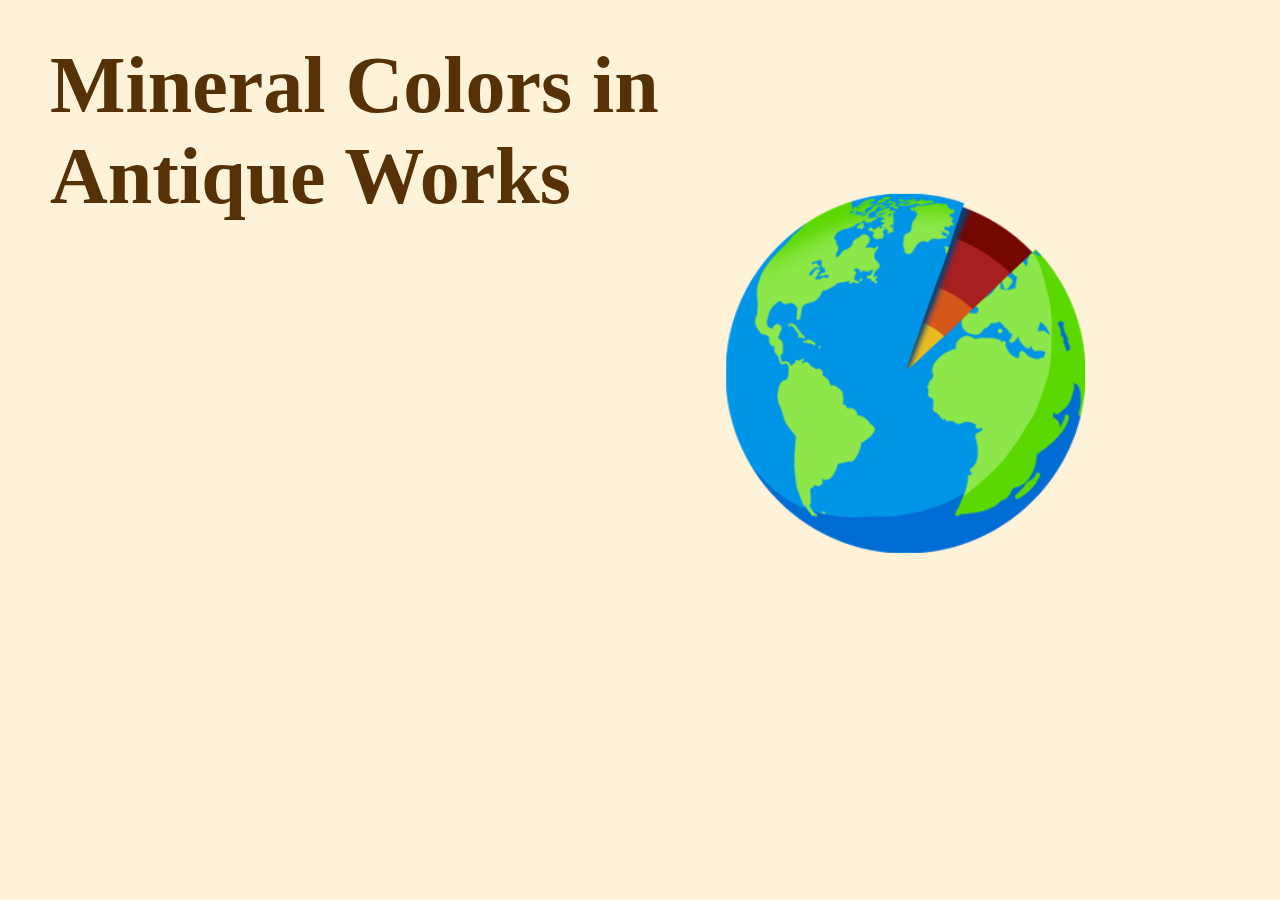
<file: index.html>
<!DOCTYPE html>
<html>
    <head>
        <link rel="stylesheet" href="style.css">
        <script src="https://ajax.googleapis.com/ajax/libs/jquery/3.7.1/jquery.min.js"></script>
    </head>
    <body>
        <p class="LandingTitle">Mineral Colors in Antique Works</p>
        <img class="pufferfish" src="images/earthCrust4.png">
        <script src="script.js"></script>
    </body>
</html>
</file>
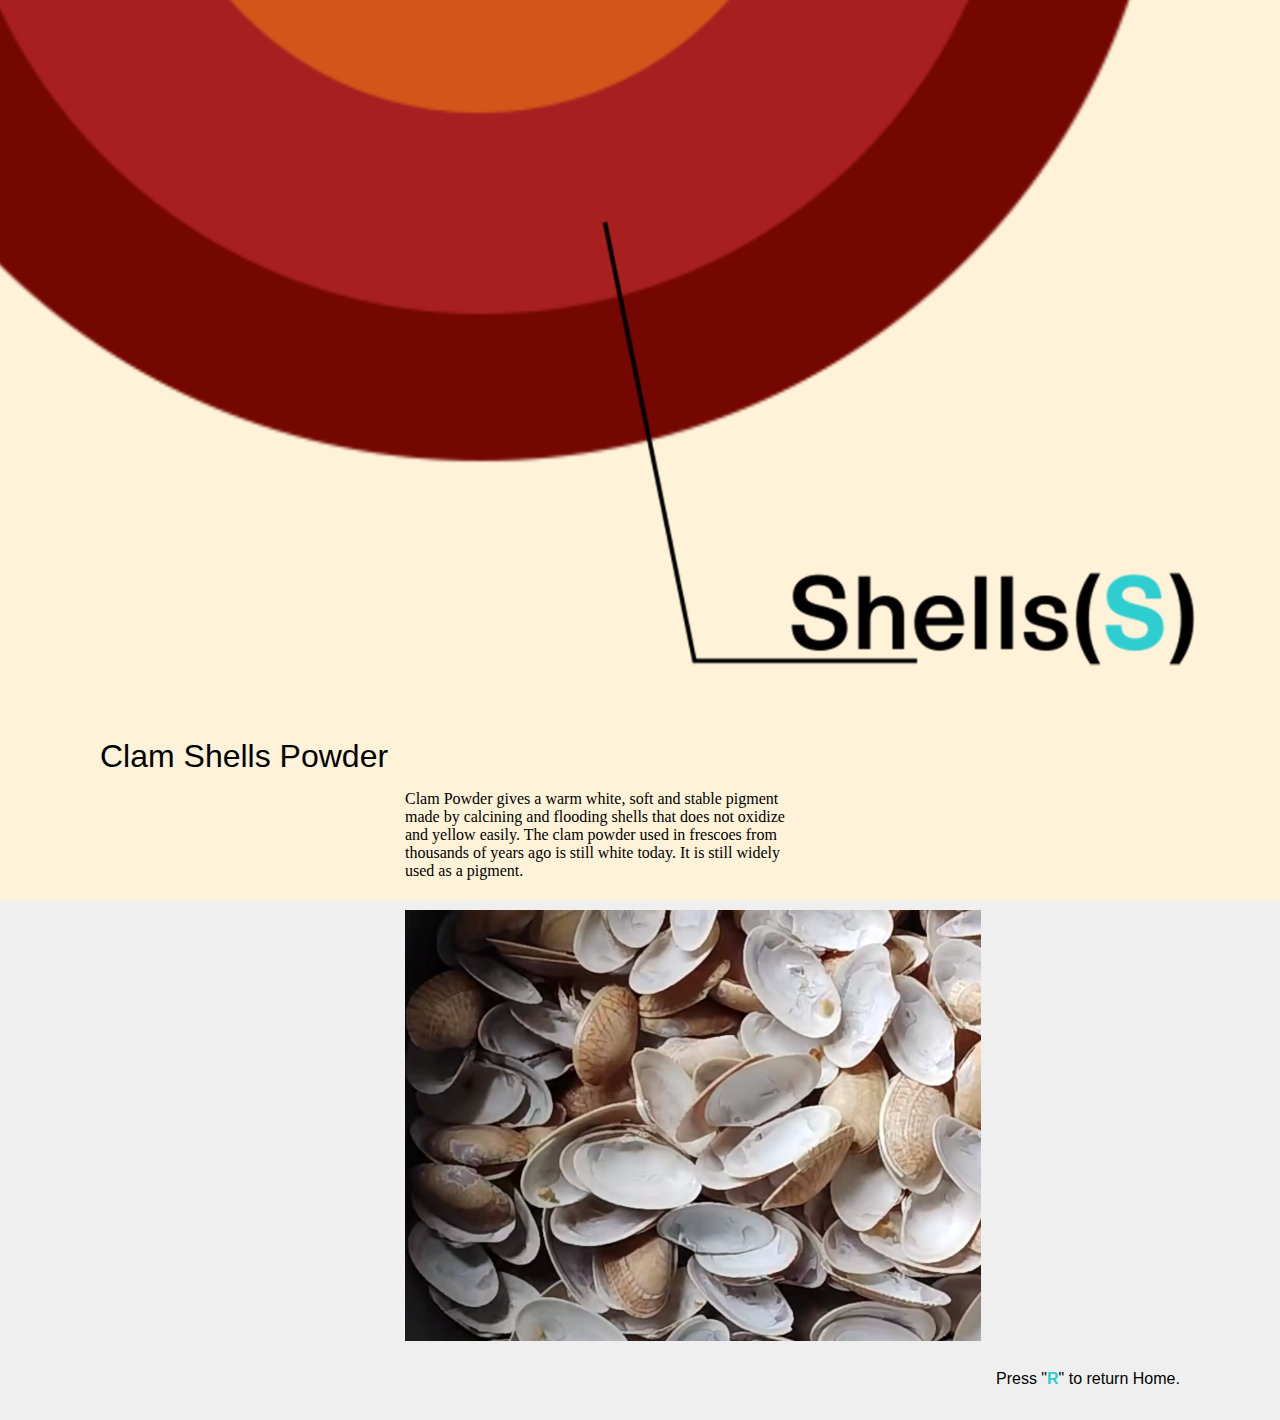
<file: 10index.html>
<!DOCTYPE html>
<html>
    <head>
        <script src="script.js"></script>
        <meta charset="UTF-8">
        <meta name="viewport" content="width=device-wid">
        <link rel="stylesheet" href="10style.css">
        <script src="https://ajax.googleapis.com/ajax/libs/jquery/3.7.1/jquery.min.js"></script>
    </head>
    <body>
        </div>
        <script src="script.js" charset="utf-8"></script>
        <div class="Banner"><img class="BannerImage" src="images/S'.png"></div>
        <img class="HeadPageImg1" src="images/shells.jpg">
        <p class="HeadPageH1">Clam Shells Powder</p>
        <p class="HeadPageP1">Clam Powder gives a warm white, soft and stable pigment made by calcining and flooding shells that does not oxidize and yellow easily. The clam powder used in frescoes from thousands of years ago is still white today. It is still widely used as a pigment.</p>
        <div class="ReturnHome">Press "<span>R</span>" to return Home.</div>
        
    </body>
</html>
</file>
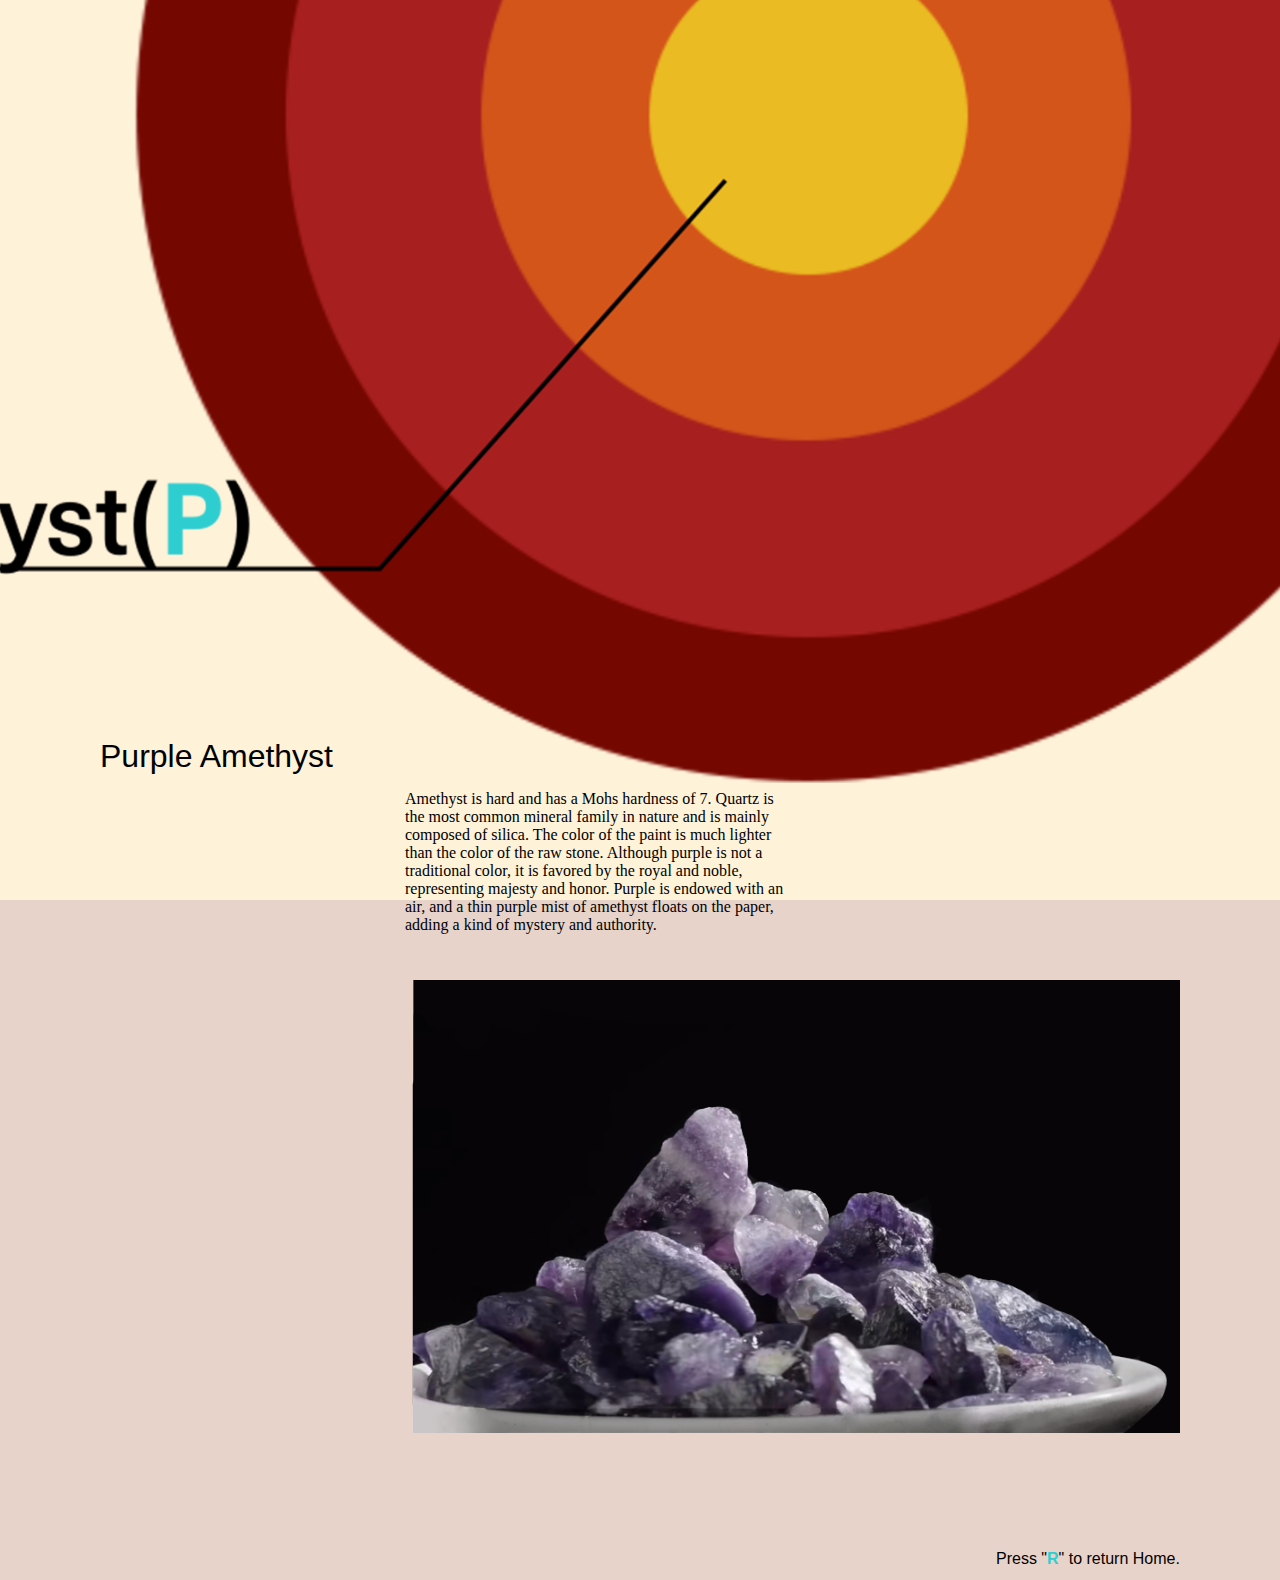
<file: 1index.html>
<!DOCTYPE html>
<html>
    <head>
        <script src="script.js"></script>
        <meta charset="UTF-8">
        <meta name="viewport" content="width=device-wid">
        <link rel="stylesheet" href="1style.css">
        <script src="https://ajax.googleapis.com/ajax/libs/jquery/3.7.1/jquery.min.js"></script>
    </head>
    <body>
        </div>
        <script src="script.js" charset="utf-8"></script>
        <div class="Banner"><img class="BannerImage" src="images/P'.png"></div>
        <img class="HeadPageImg1" src="images/紫石英.png">
        <p class="HeadPageH1">Purple Amethyst</p>
        <p class="HeadPageP1">Amethyst is hard and has a Mohs hardness of 7. Quartz is the most common mineral family in nature and is mainly composed of silica. The color of the paint is much lighter than the color of the raw stone. Although purple is not a traditional color, it is favored by the royal and noble, representing majesty and honor. Purple is endowed with an air, and a thin purple mist of amethyst floats on the paper, adding a kind of mystery and authority.</p>
        <div class="ReturnHome">Press "<span>R</span>" to return Home.</div>
        
    </body>
</html>
</file>
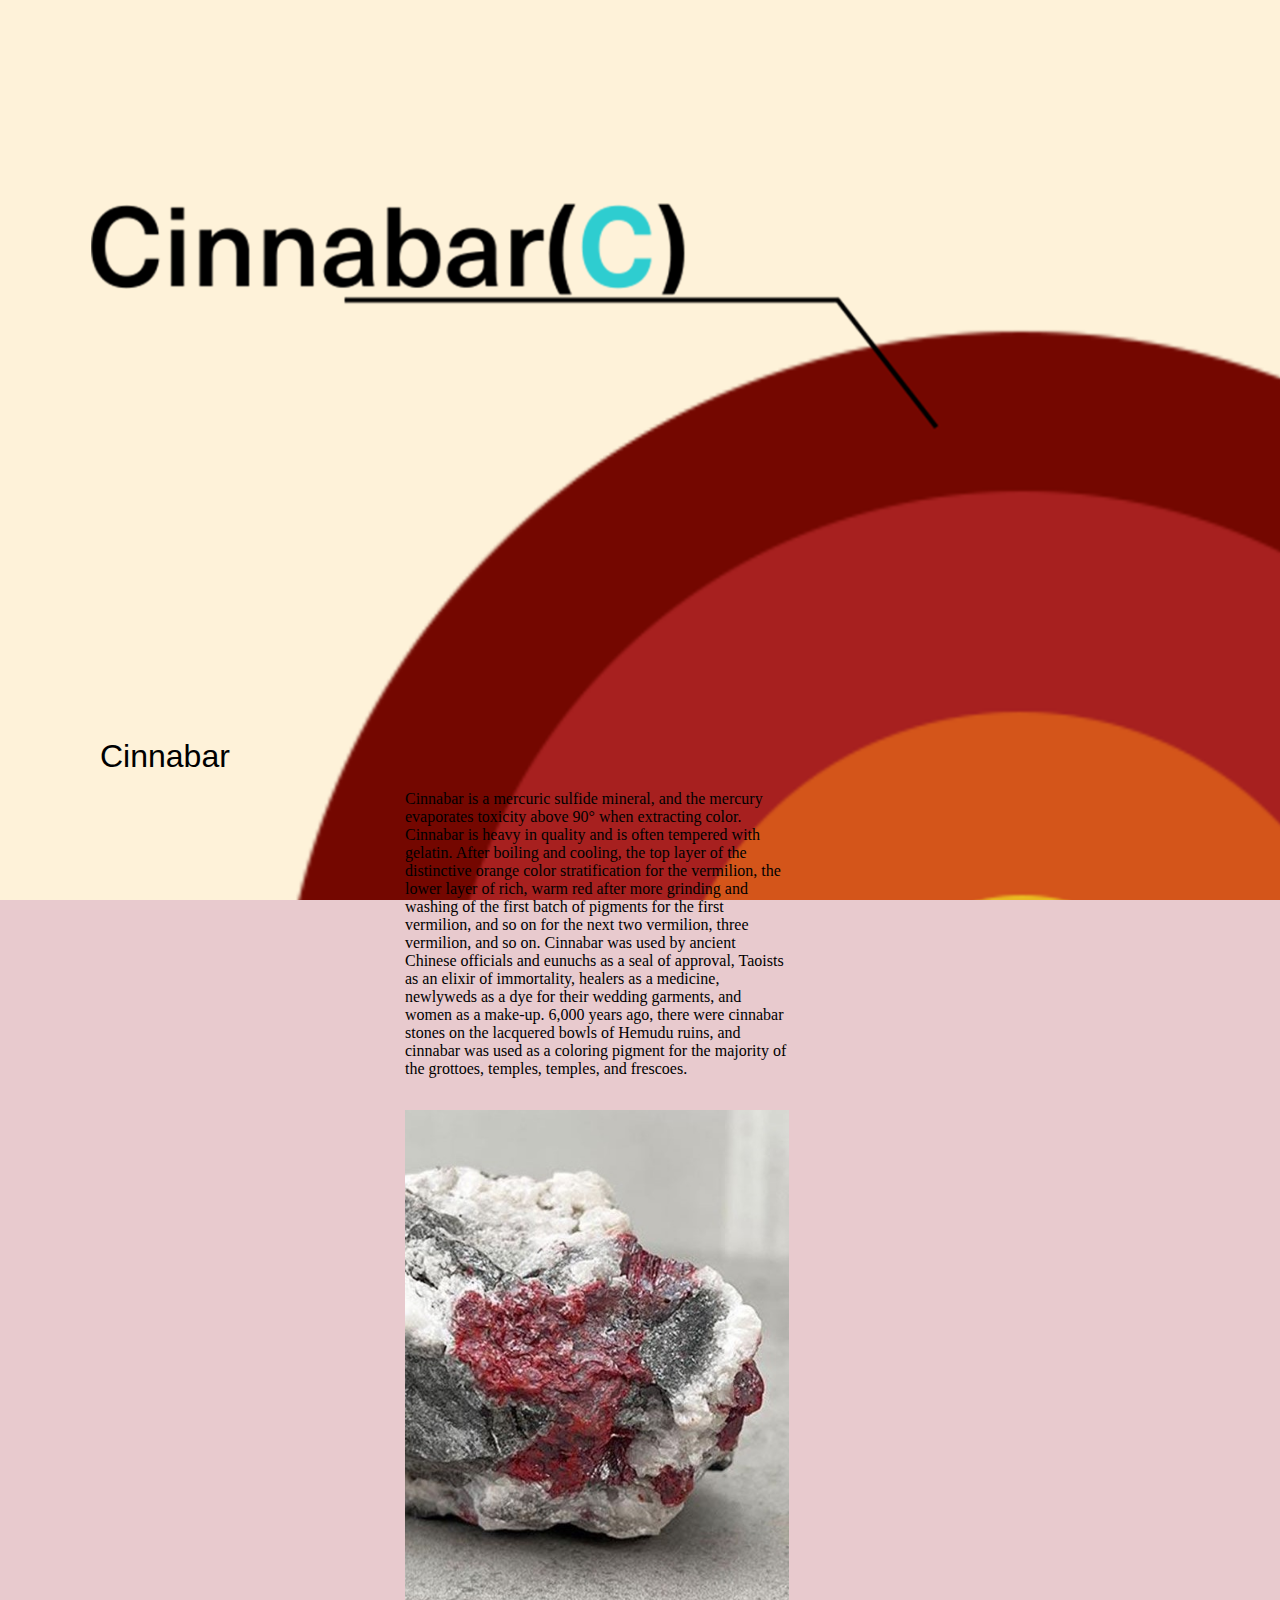
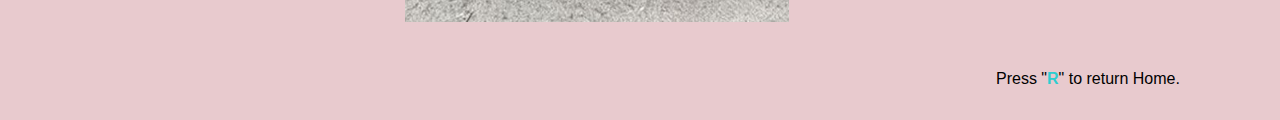
<file: 2index.html>
<!DOCTYPE html>
<html>
    <head>
        <script src="script.js"></script>
        <meta charset="UTF-8">
        <meta name="viewport" content="width=device-wid">
        <link rel="stylesheet" href="2style.css">
        <script src="https://ajax.googleapis.com/ajax/libs/jquery/3.7.1/jquery.min.js"></script>
    </head>
    <body>
        </div>
        <script src="script.js" charset="utf-8"></script>
        <div class="Banner"><img class="BannerImage" src="images/C'.png"></div>
        <img class="HeadPageImg1" src="images/Cinnabar.jpg">
        <p class="HeadPageH1">Cinnabar</p>
        <p class="HeadPageP1">Cinnabar is a mercuric sulfide mineral, and the mercury evaporates toxicity above 90° when extracting color. Cinnabar is heavy in quality and is often tempered with gelatin. After boiling and cooling, the top layer of the distinctive orange color stratification for the vermilion, the lower layer of rich, warm red after more grinding and washing of the first batch of pigments for the first vermilion, and so on for the next two vermilion, three vermilion, and so on. Cinnabar was used by ancient Chinese officials and eunuchs as a seal of approval, Taoists as an elixir of immortality, healers as a medicine, newlyweds as a dye for their wedding garments, and women as a make-up. 6,000 years ago, there were cinnabar stones on the lacquered bowls of Hemudu ruins, and cinnabar was used as a coloring pigment for the majority of the grottoes, temples, temples, and frescoes.</p>
        <div class="ReturnHome">Press "<span>R</span>" to return Home.</div>
        
    </body>
</html>
</file>
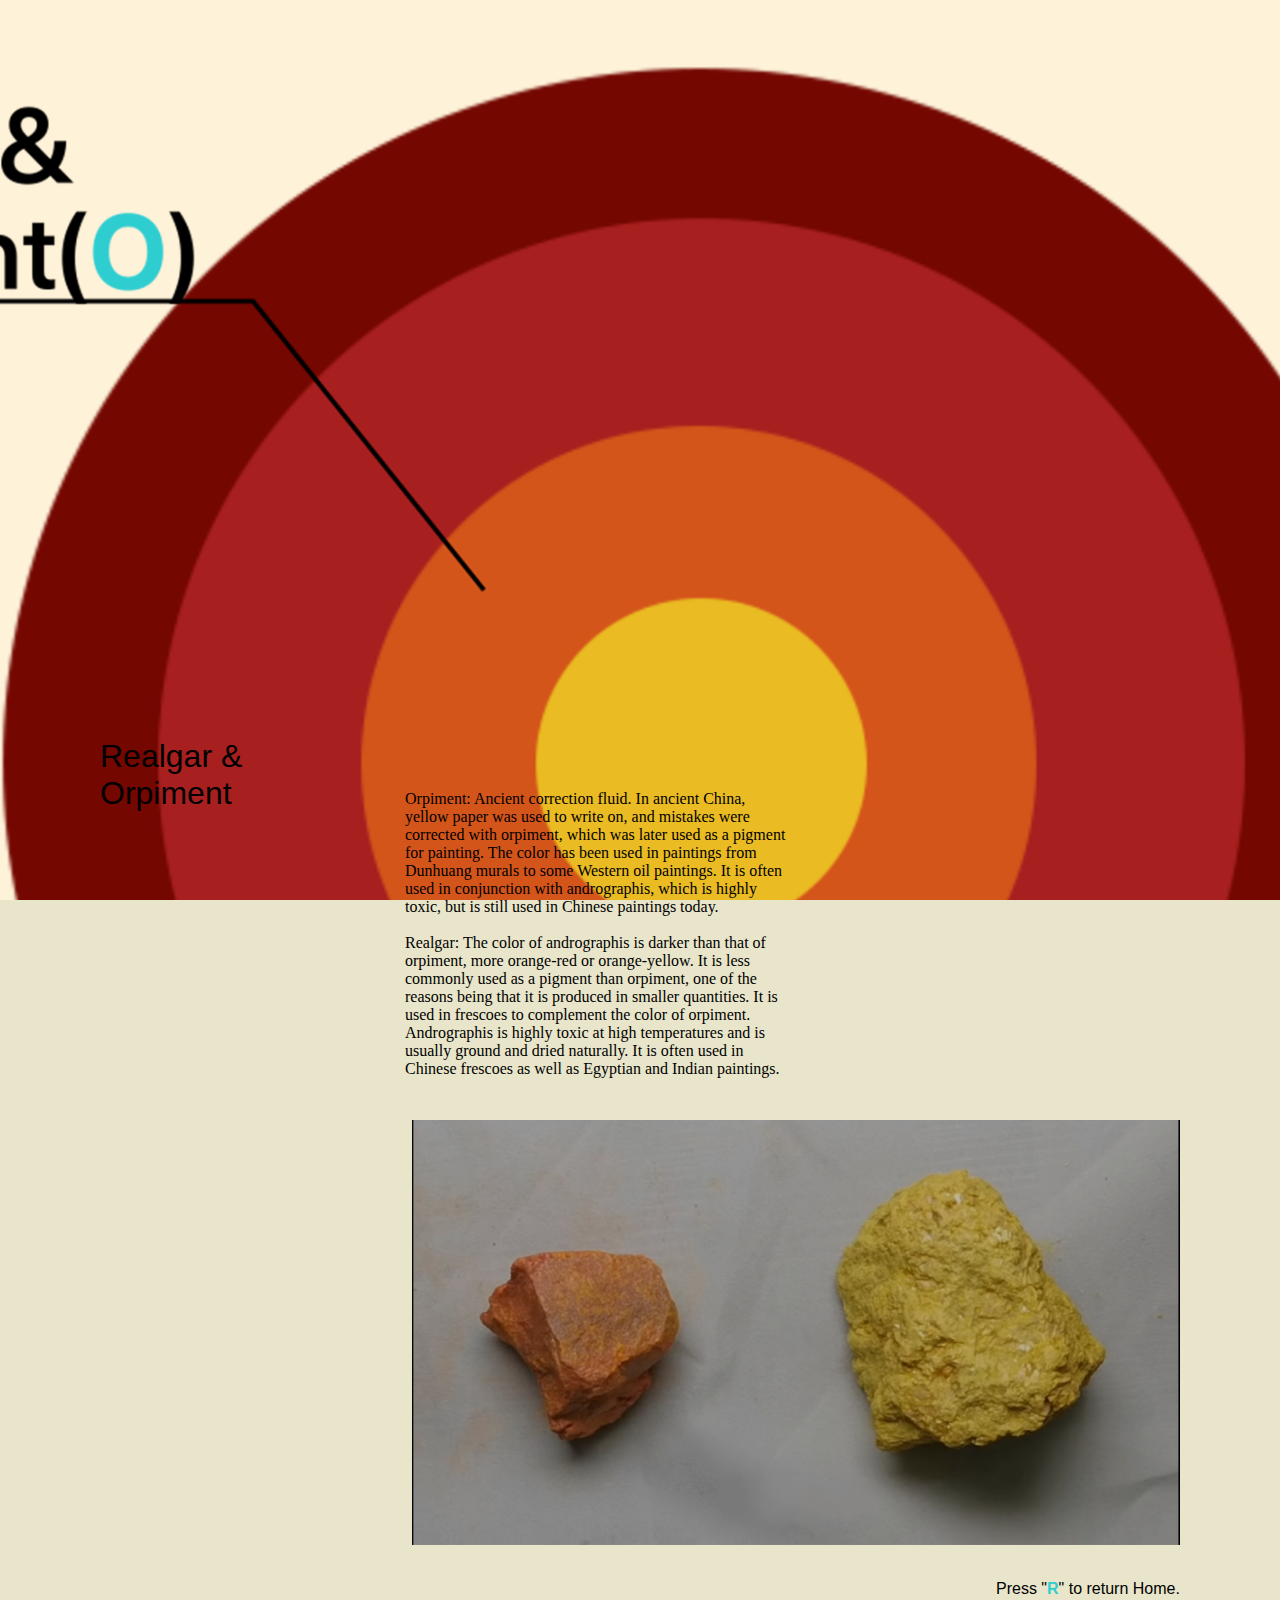
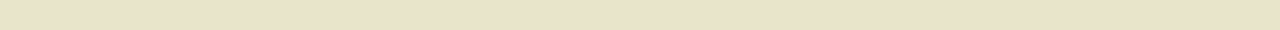
<file: 3index.html>
<!DOCTYPE html>
<html>
    <head>
        <script src="script.js"></script>
        <meta charset="UTF-8">
        <meta name="viewport" content="width=device-wid">
        <link rel="stylesheet" href="3style.css">
        <script src="https://ajax.googleapis.com/ajax/libs/jquery/3.7.1/jquery.min.js"></script>
    </head>
    <body>
        </div>
        <script src="script.js" charset="utf-8"></script>
        <div class="Banner"><img class="BannerImage" src="images/O.png"></div>
        <img class="HeadPageImg1" src="images/雄黄雌黄.jpg.png">
        <p class="HeadPageH1">Realgar &<br>
            Orpiment</p>
        <p class="HeadPageP1">Orpiment: Ancient correction fluid. In ancient China, yellow paper was used to write on, and mistakes were corrected with orpiment, which was later used as a pigment for painting. The color has been used in paintings from Dunhuang murals to some Western oil paintings. It is often used in conjunction with andrographis, which is highly toxic, but is still used in Chinese paintings today.<br>
            <br>
            Realgar: The color of andrographis is darker than that of orpiment, more orange-red or orange-yellow. It is less commonly used as a pigment than orpiment, one of the reasons being that it is produced in smaller quantities. It is used in frescoes to complement the color of orpiment. Andrographis is highly toxic at high temperatures and is usually ground and dried naturally. It is often used in Chinese frescoes as well as Egyptian and Indian paintings.</p>
        <div class="ReturnHome">Press "<span>R</span>" to return Home.</div>
        
    </body>
</html>
</file>
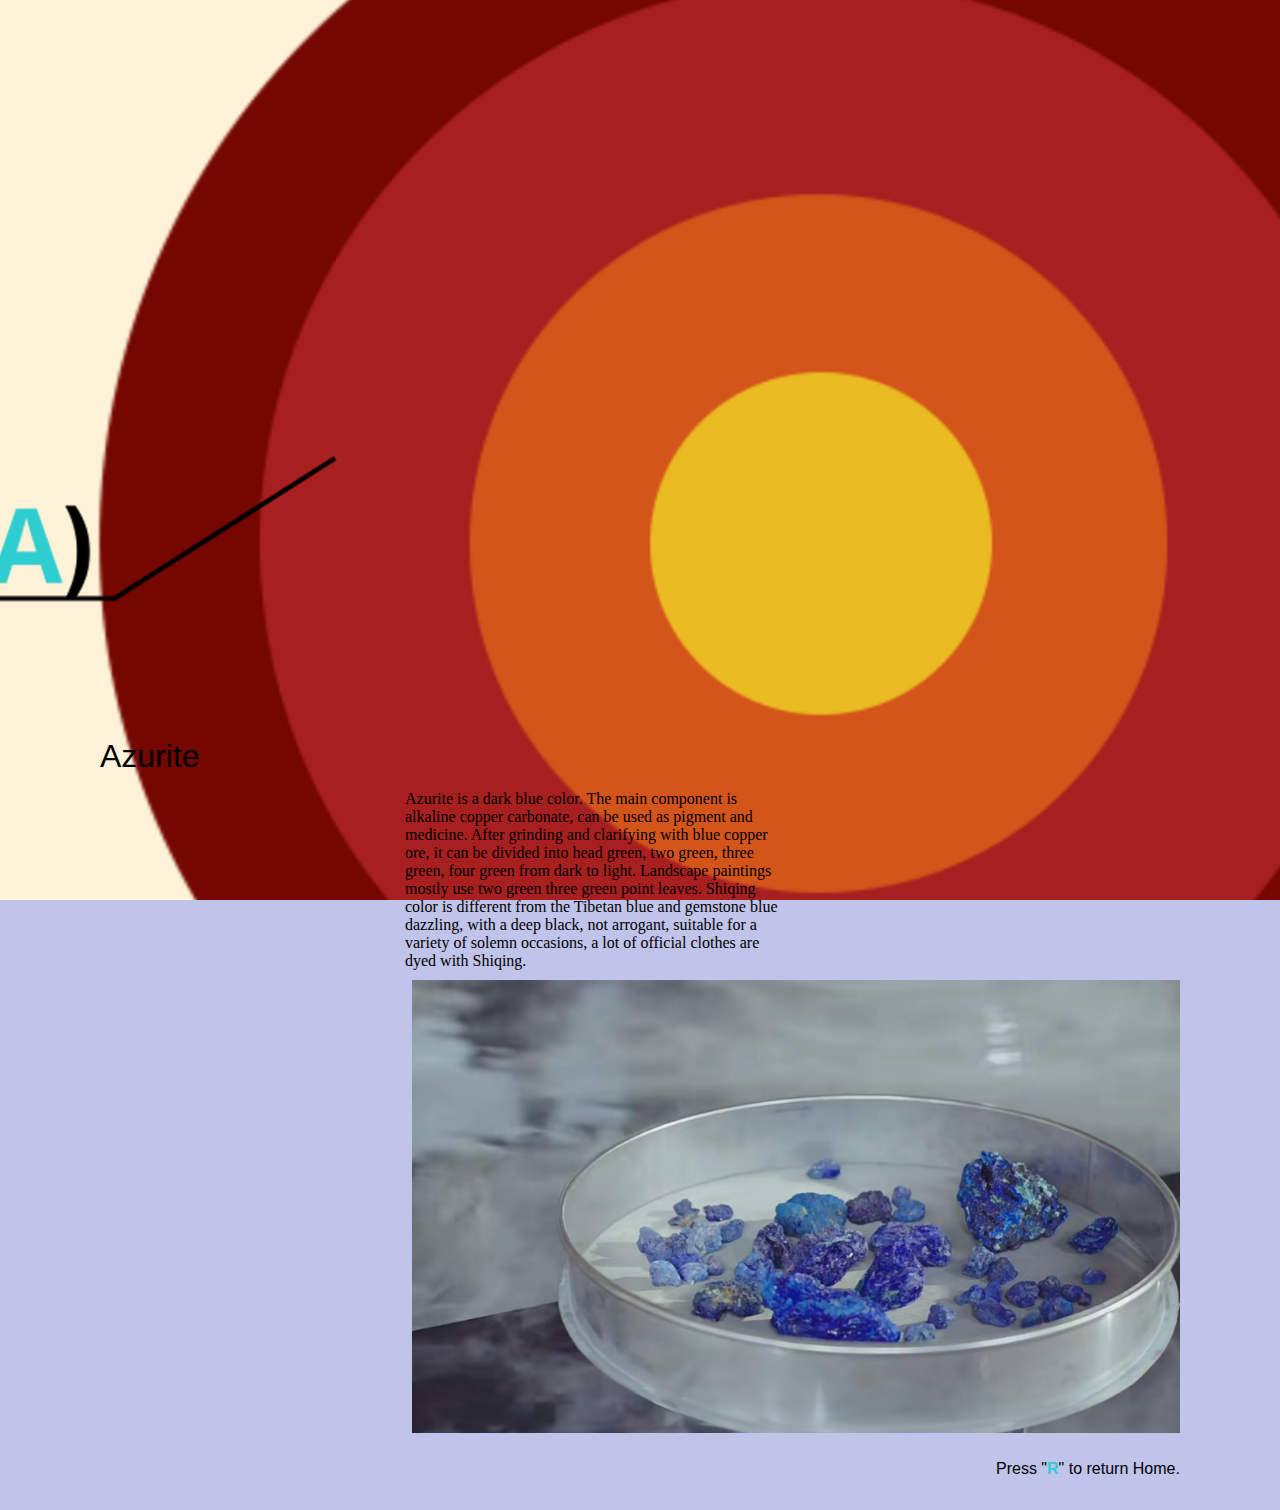
<file: 4index.html>
<!DOCTYPE html>
<html>
    <head>
        <script src="script.js"></script>
        <meta charset="UTF-8">
        <meta name="viewport" content="width=device-wid">
        <link rel="stylesheet" href="4style.css">
        <script src="https://ajax.googleapis.com/ajax/libs/jquery/3.7.1/jquery.min.js"></script>
    </head>
    <body>
        </div>
        <script src="script.js" charset="utf-8"></script>
        <div class="Banner"><img class="BannerImage" src="images/A'.png"></div>
        <img class="HeadPageImg1" src="images/石青.jpg.png">
        <p class="HeadPageH1">Azurite</p>
        <p class="HeadPageP1">Azurite is a dark blue color. The main component is alkaline copper carbonate, can be used as pigment and medicine. After grinding and clarifying with blue copper ore, it can be divided into head green, two green, three green, four green from dark to light. Landscape paintings mostly use two green three green point leaves. Shiqing color is different from the Tibetan blue and gemstone blue dazzling, with a deep black, not arrogant, suitable for a variety of solemn occasions, a lot of official clothes are dyed with Shiqing.</p>
        <div class="ReturnHome">Press "<span>R</span>" to return Home.</div>
        
    </body>
</html>
</file>
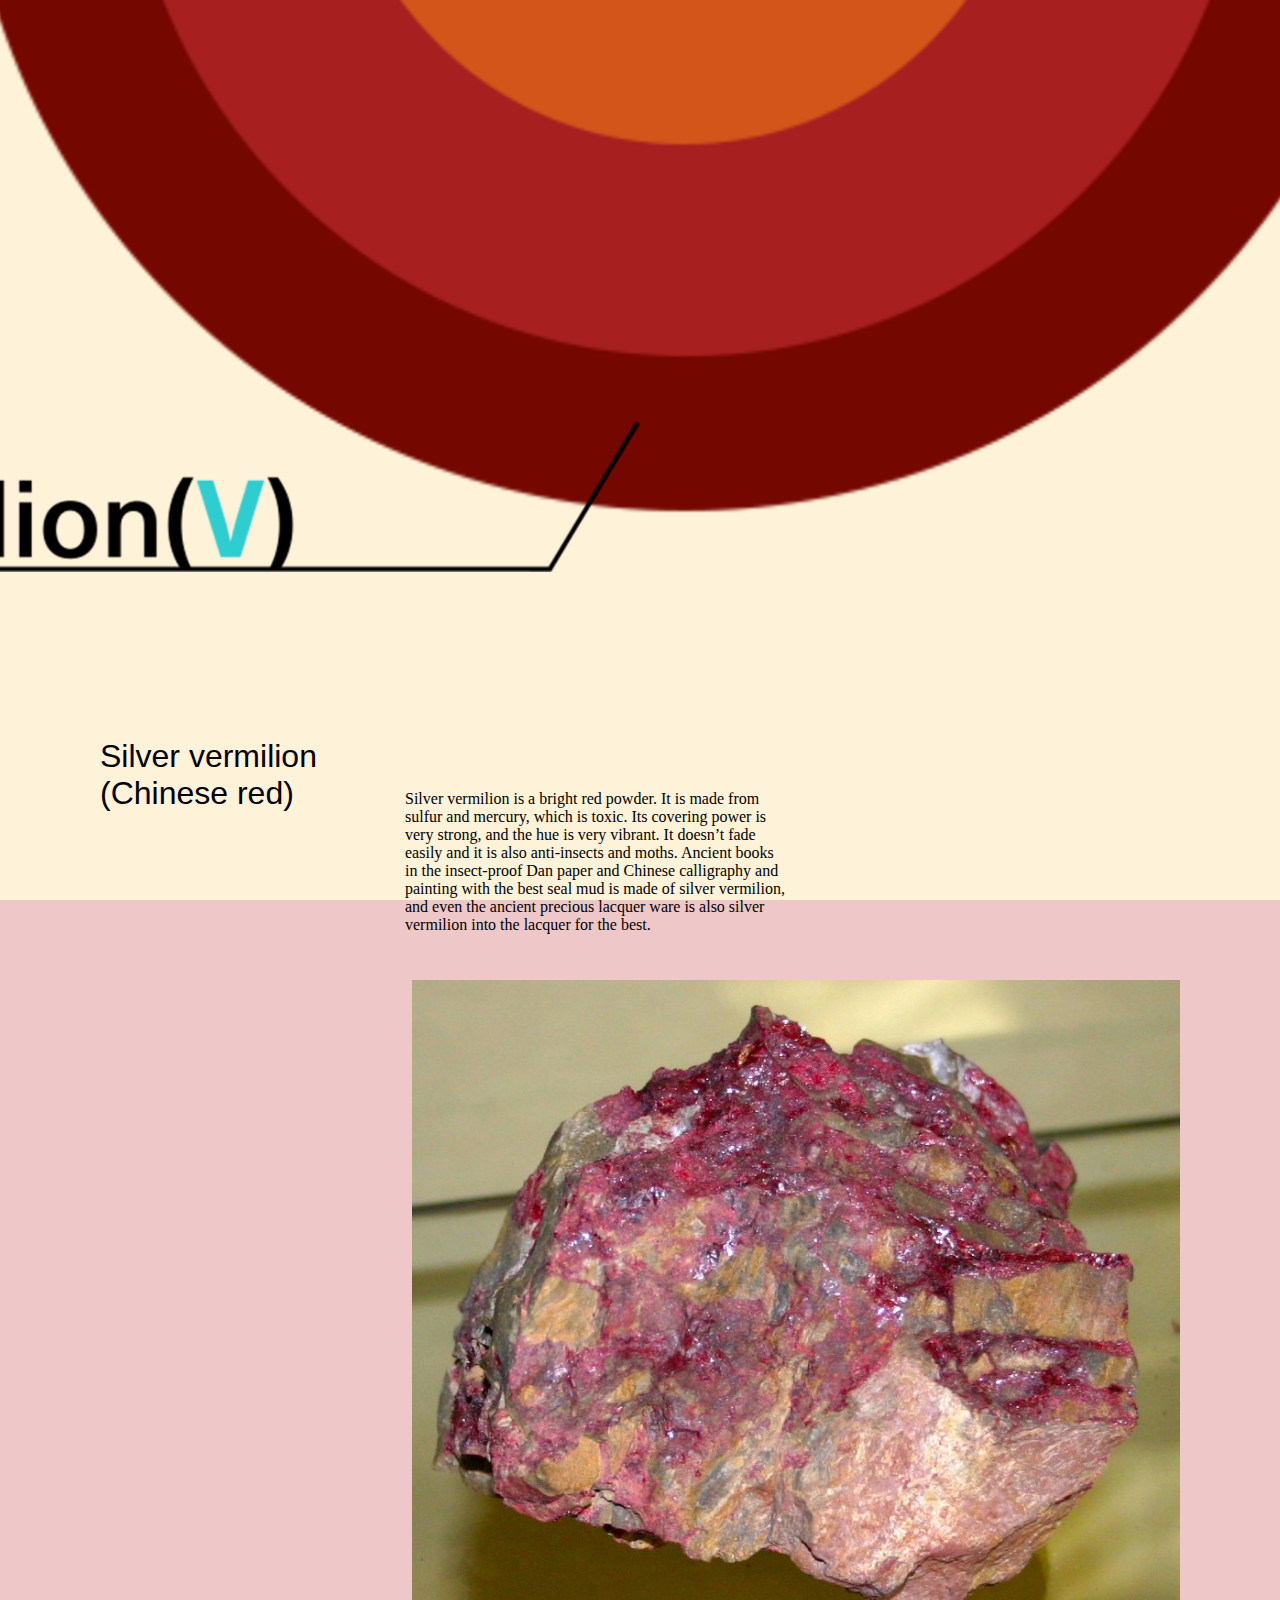
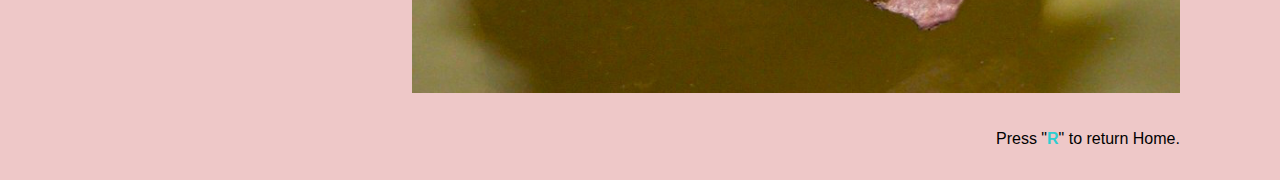
<file: 5index.html>
<!DOCTYPE html>
<html>
    <head>
        <script src="script.js"></script>
        <meta charset="UTF-8">
        <meta name="viewport" content="width=device-wid">
        <link rel="stylesheet" href="5style.css">
        <script src="https://ajax.googleapis.com/ajax/libs/jquery/3.7.1/jquery.min.js"></script>
    </head>
    <body>
        </div>
        <script src="script.js" charset="utf-8"></script>
        <div class="Banner"><img class="BannerImage" src="images/V'.png"></div>
        <img class="HeadPageImg1" src="images/Silver Vermilion.jpg">
        <p class="HeadPageH1">Silver vermilion<br>
            (Chinese red) </p>
        <p class="HeadPageP1">Silver vermilion is a bright red powder. It is made from sulfur and mercury, which is toxic. Its covering power is very strong, and the hue is very vibrant. It doesn’t fade easily and it is also anti-insects and moths. Ancient books in the insect-proof Dan paper and Chinese calligraphy and painting with the best seal mud is made of silver vermilion, and even the ancient precious lacquer ware is also silver vermilion into the lacquer for the best.</p>
        <div class="ReturnHome">Press "<span>R</span>" to return Home.</div>
        
    </body>
</html>
</file>
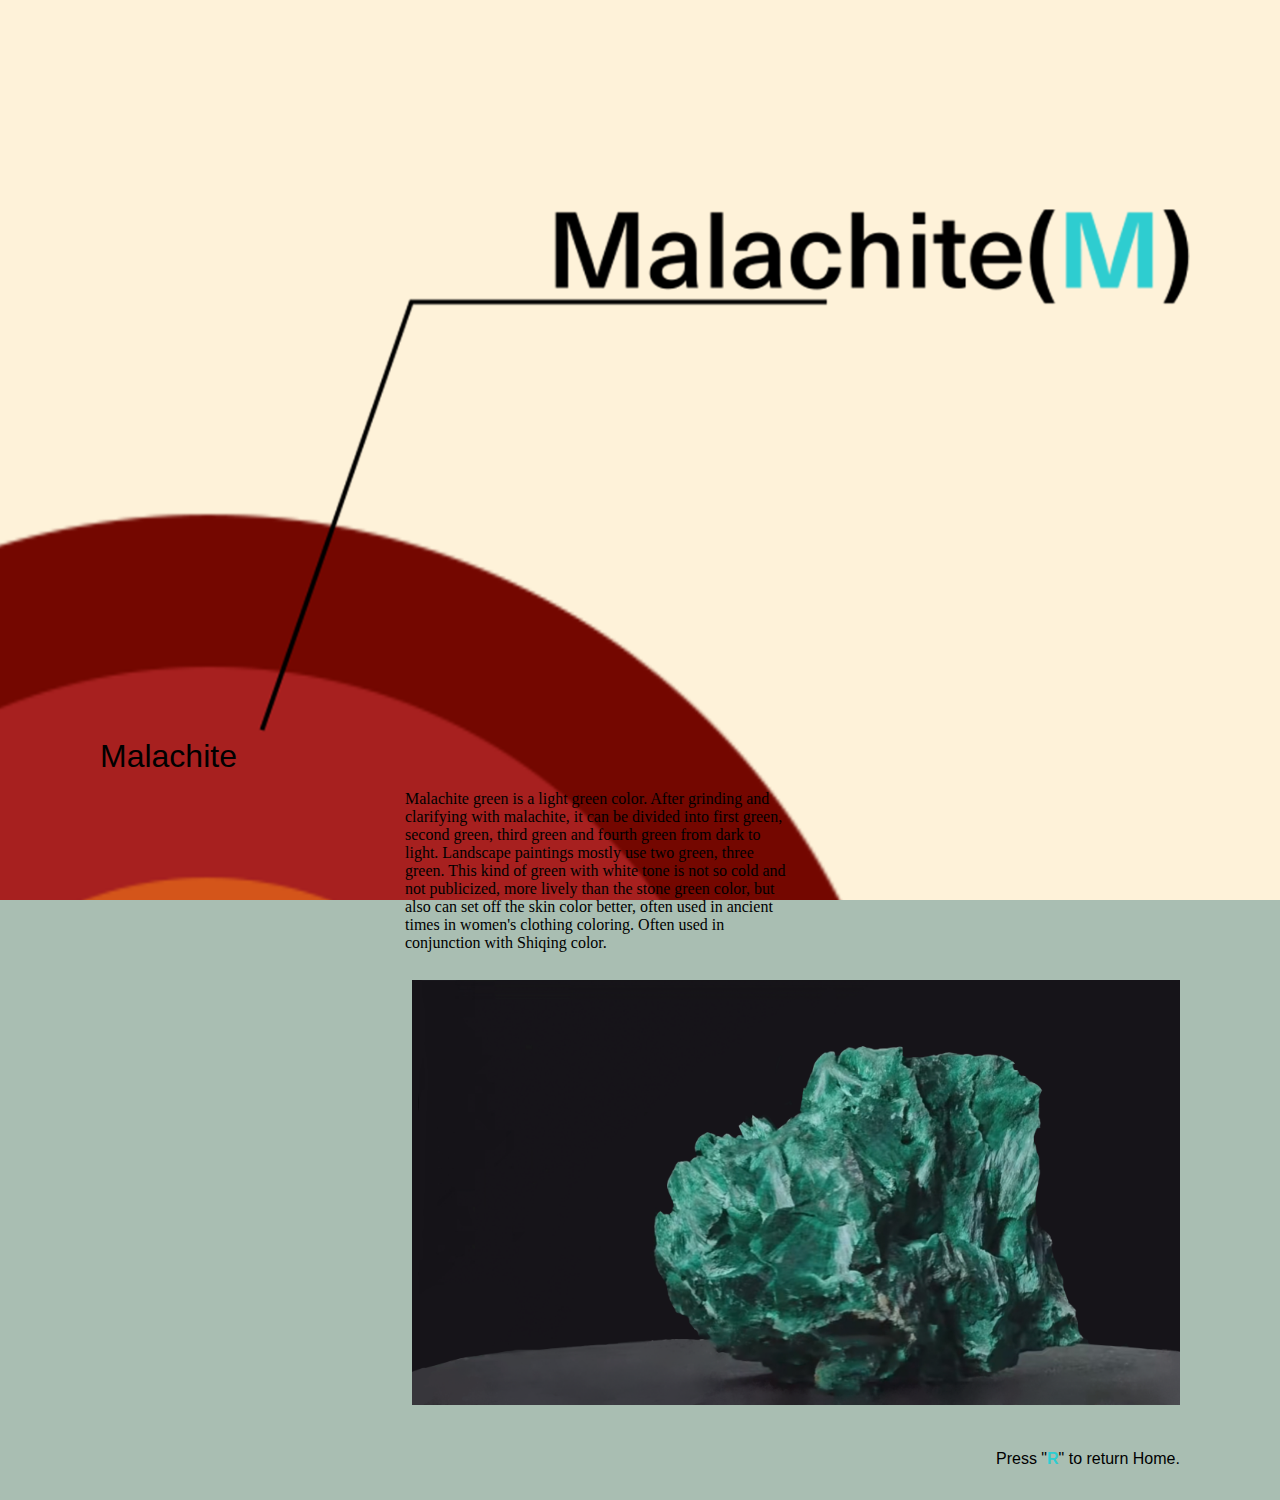
<file: 6index.html>
<!DOCTYPE html>
<html>
    <head>
        <script src="script.js"></script>
        <meta charset="UTF-8">
        <meta name="viewport" content="width=device-wid">
        <link rel="stylesheet" href="6style.css">
        <script src="https://ajax.googleapis.com/ajax/libs/jquery/3.7.1/jquery.min.js"></script>
    </head>
    <body>
        </div>
        <script src="script.js" charset="utf-8"></script>
        <div class="Banner"><img class="BannerImage" src="images/M'.png"></div>
        <img class="HeadPageImg1" src="images/石绿.jpg.png">
        <p class="HeadPageH1">Malachite</p>
        <p class="HeadPageP1">Malachite green is a light green color. After grinding and clarifying with malachite, it can be divided into first green, second green, third green and fourth green from dark to light. Landscape paintings mostly use two green, three green. This kind of green with white tone is not so cold and not publicized, more lively than the stone green color, but also can set off the skin color better, often used in ancient times in women's clothing coloring. Often used in conjunction with Shiqing color.</p>
        <div class="ReturnHome">Press "<span>R</span>" to return Home.</div>
        
    </body>
</html>
</file>
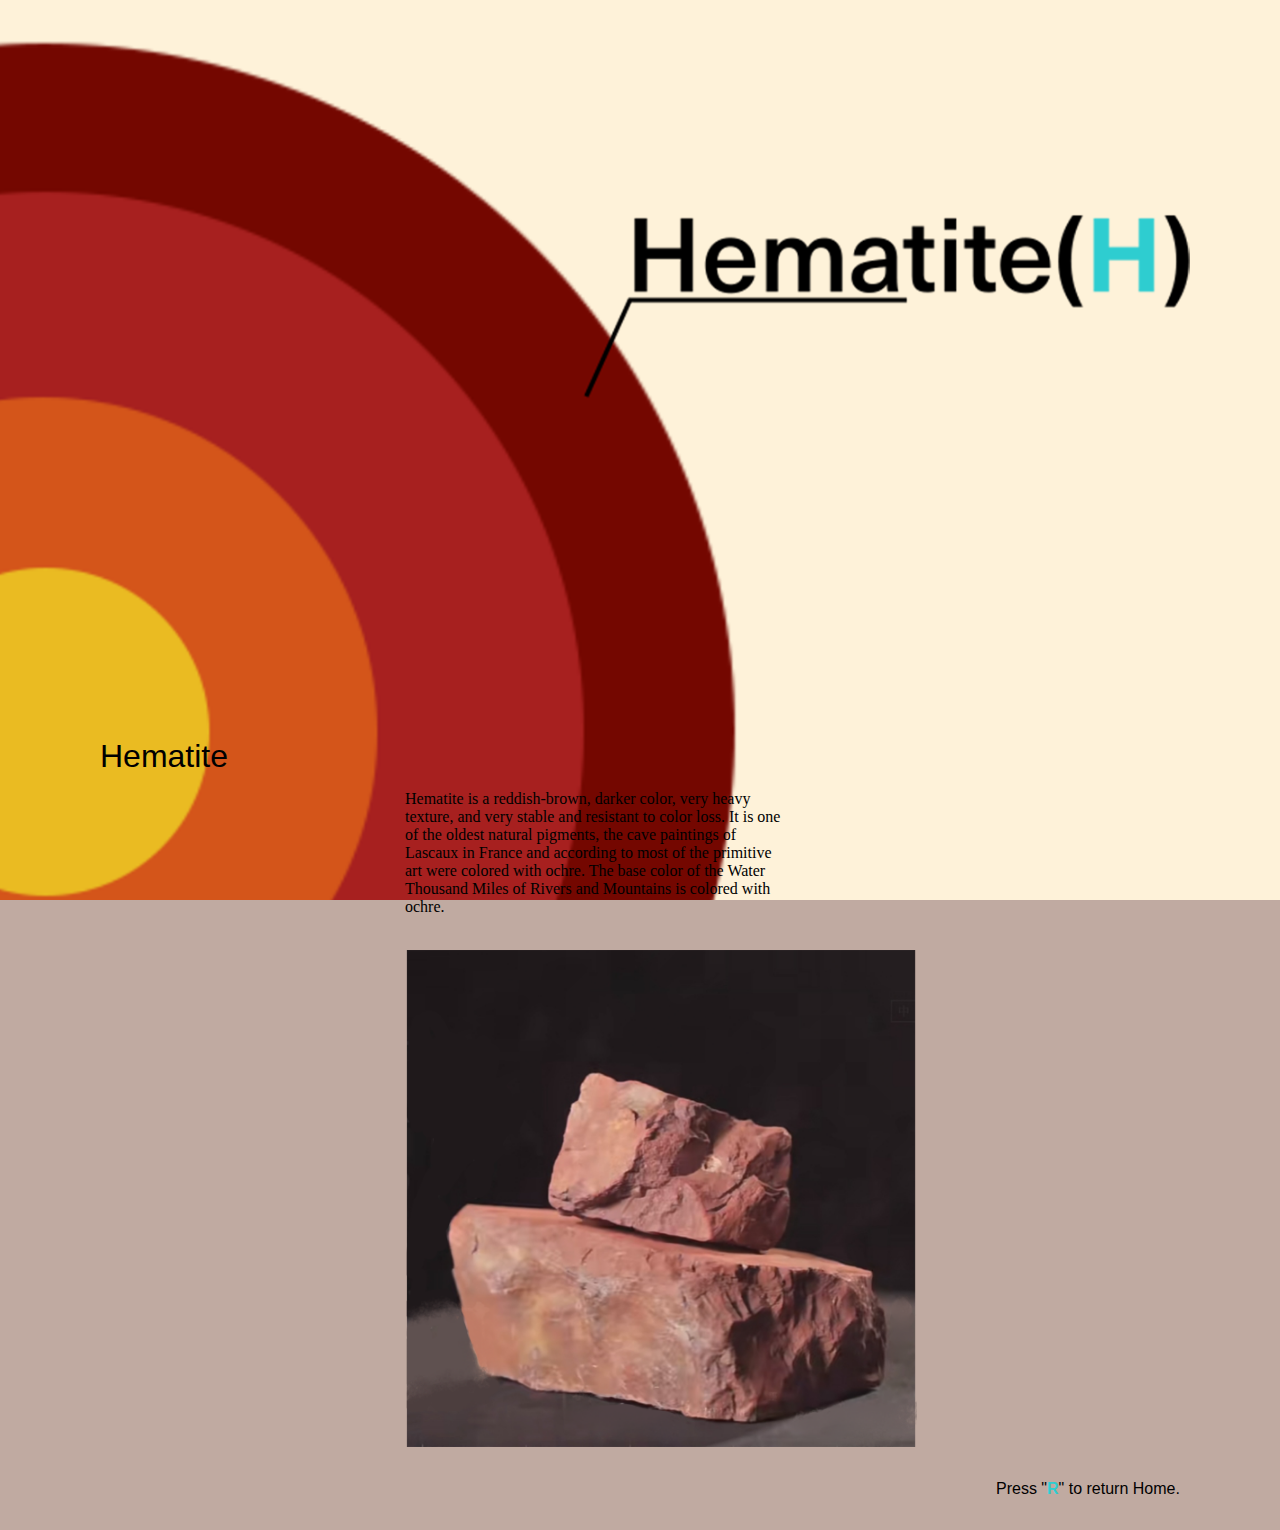
<file: 7index.html>
<!DOCTYPE html>
<html>
    <head>
        <script src="script.js"></script>
        <meta charset="UTF-8">
        <meta name="viewport" content="width=device-wid">
        <link rel="stylesheet" href="7style.css">
        <script src="https://ajax.googleapis.com/ajax/libs/jquery/3.7.1/jquery.min.js"></script>
    </head>
    <body>
        </div>
        <script src="script.js" charset="utf-8"></script>
        <div class="Banner"><img class="BannerImage" src="images/H'.png"></div>
        <img class="HeadPageImg1" src="images/赭石.jpg.png">
        <p class="HeadPageH1">Hematite</p>
        <p class="HeadPageP1">Hematite is a reddish-brown, darker color, very heavy texture, and very stable and resistant to color loss. It is one of the oldest natural pigments, the cave paintings of Lascaux in France and according to most of the primitive art were colored with ochre. The base color of the Water Thousand Miles of Rivers and Mountains is colored with ochre.</p>
        <div class="ReturnHome">Press "<span>R</span>" to return Home.</div>
        
    </body>
</html>
</file>
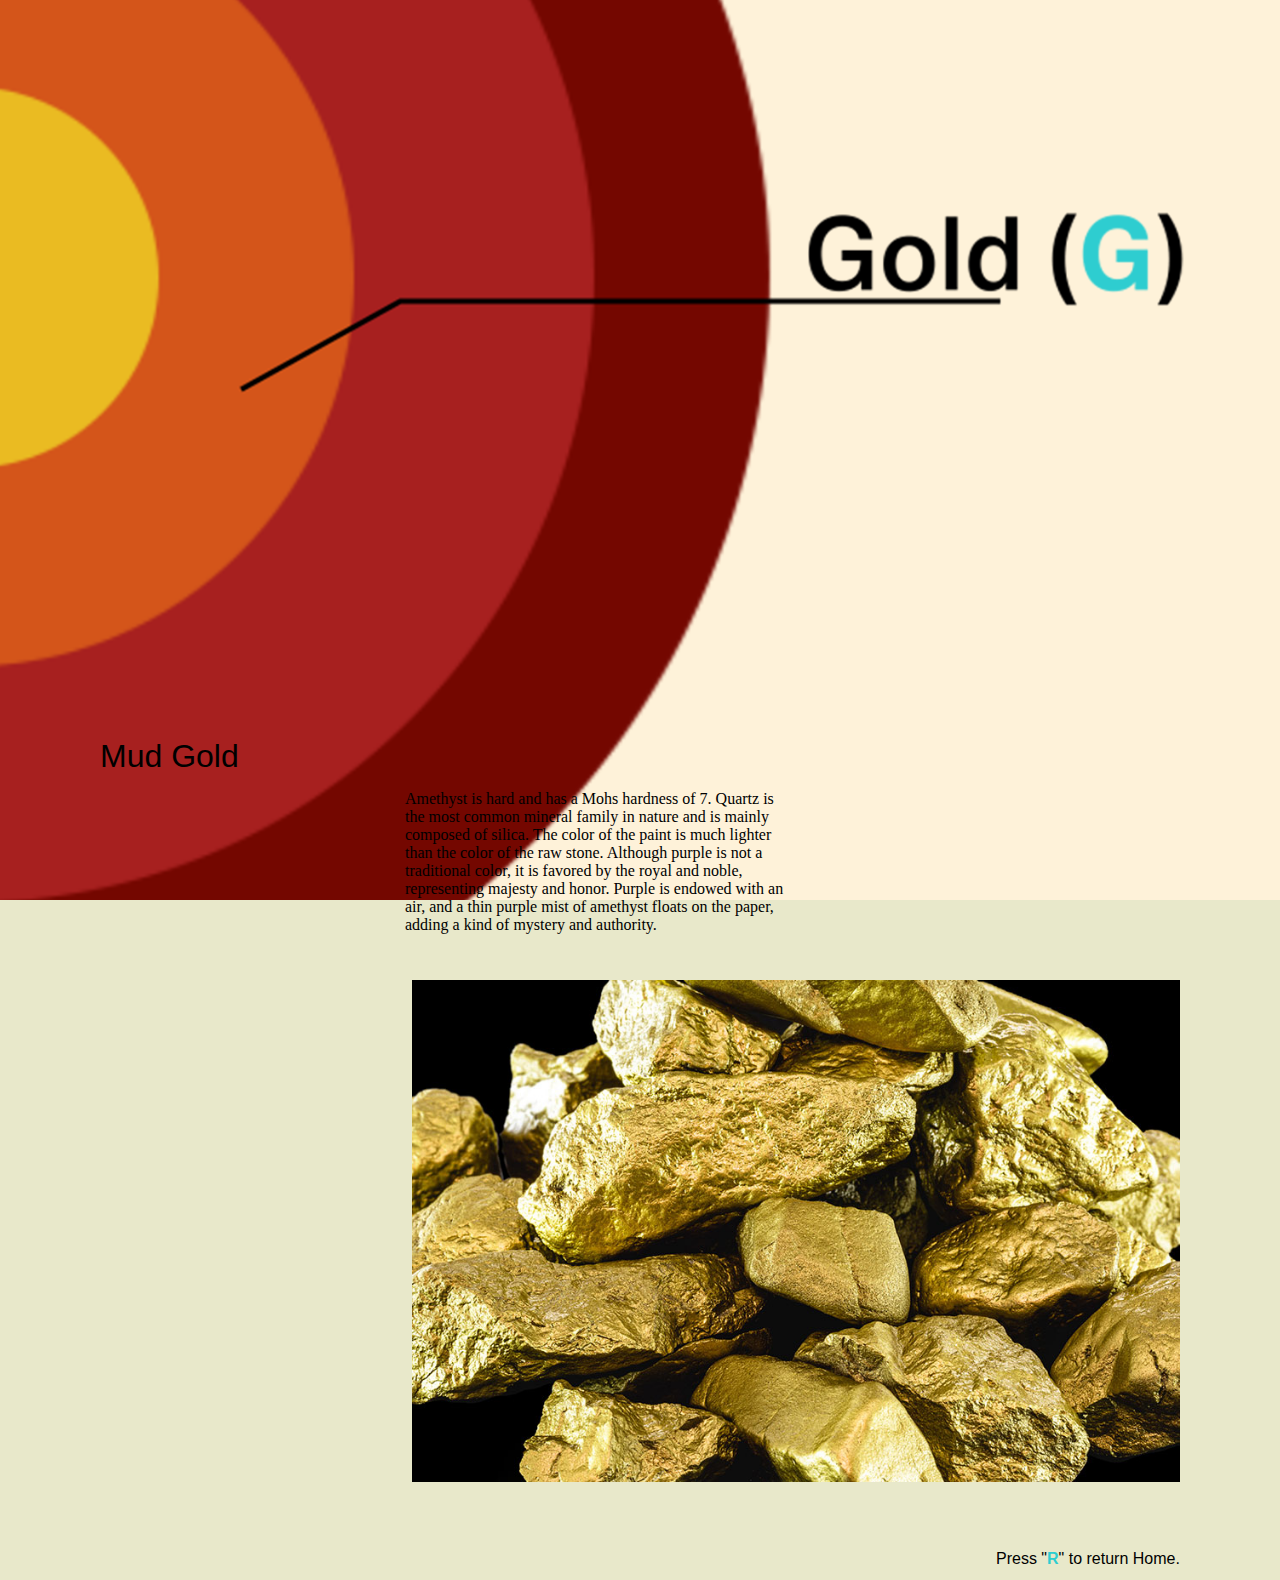
<file: 8index.html>
<!DOCTYPE html>
<html>
    <head>
        <script src="script.js"></script>
        <meta charset="UTF-8">
        <meta name="viewport" content="width=device-wid">
        <link rel="stylesheet" href="8style.css">
        <script src="https://ajax.googleapis.com/ajax/libs/jquery/3.7.1/jquery.min.js"></script>
    </head>
    <body>
        </div>
        <script src="script.js" charset="utf-8"></script>
        <div class="Banner"><img class="BannerImage" src="images/G'.png"></div>
        <img class="HeadPageImg1" src="images/gold.jpg">
        <p class="HeadPageH1">Mud Gold</p>
        <p class="HeadPageP1">Amethyst is hard and has a Mohs hardness of 7. Quartz is the most common mineral family in nature and is mainly composed of silica. The color of the paint is much lighter than the color of the raw stone. Although purple is not a traditional color, it is favored by the royal and noble, representing majesty and honor. Purple is endowed with an air, and a thin purple mist of amethyst floats on the paper, adding a kind of mystery and authority.</p>
        <div class="ReturnHome">Press "<span>R</span>" to return Home.</div>
        
    </body>
</html>
</file>
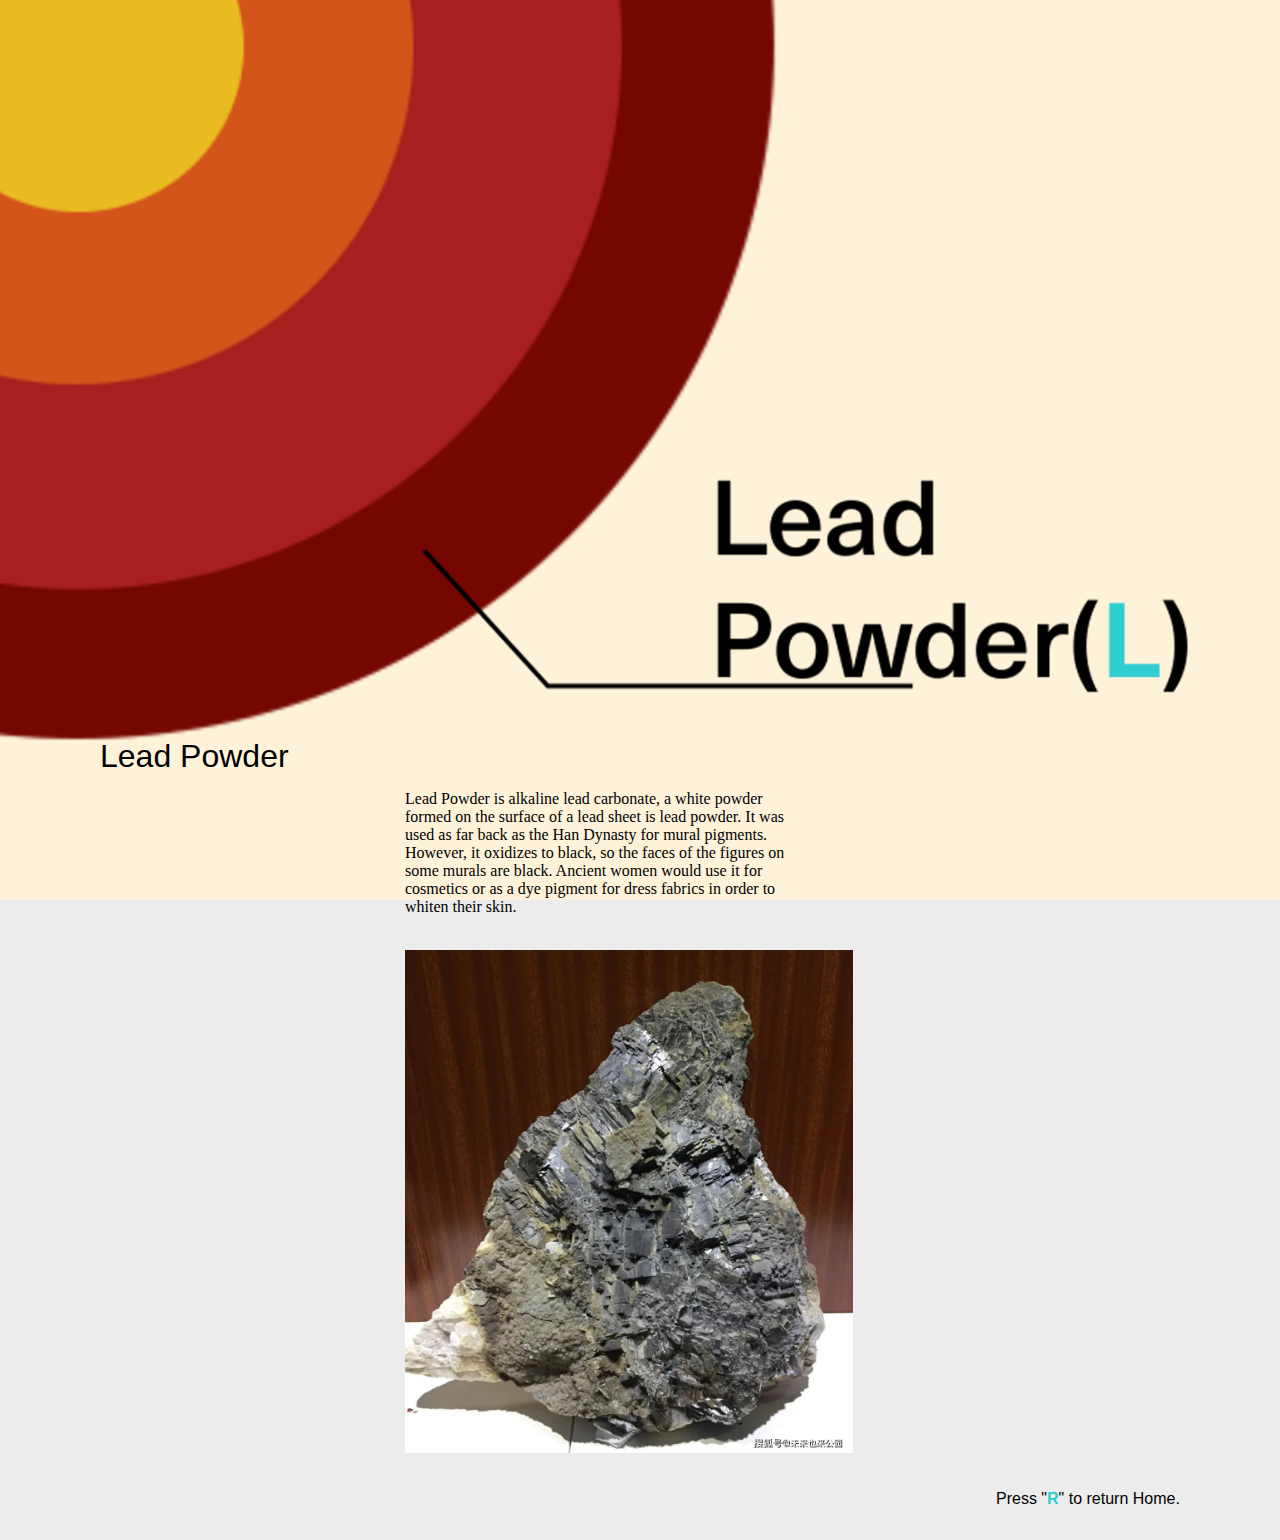
<file: 9index.html>
<!DOCTYPE html>
<html>
    <head>
        <script src="script.js"></script>
        <meta charset="UTF-8">
        <meta name="viewport" content="width=device-wid">
        <link rel="stylesheet" href="9style.css">
        <script src="https://ajax.googleapis.com/ajax/libs/jquery/3.7.1/jquery.min.js"></script>
    </head>
    <body>
        </div>
        <script src="script.js" charset="utf-8"></script>
        <div class="Banner"><img class="BannerImage" src="images/L'.png"></div>
        <img class="HeadPageImg1" src="images/铅白.jpeg">
        <p class="HeadPageH1">Lead Powder</p>
        <p class="HeadPageP1">Lead Powder is alkaline lead carbonate, a white powder formed on the surface of a lead sheet is lead powder. It was used as far back as the Han Dynasty for mural pigments. However, it oxidizes to black, so the faces of the figures on some murals are black. Ancient women would use it for cosmetics or as a dye pigment for dress fabrics in order to whiten their skin.</p>
        <div class="ReturnHome">Press "<span>R</span>" to return Home.</div>
        
    </body>
</html>
</file>
<file: style.css>
body{
    background: rgb(254, 242, 217);
}

.LandingTitle{
    font-family: Georgia, 'Times New Roman', Times, serif;
    color: rgb(85, 49, 5);
    font-size: 80px;
    position: absolute;
    margin-top: 0px;
    top: 40px;
    left: 50px;
    width: 700px;
    font-weight:bold;
}

.container {
    position: absolute;
    width: 700px;
    height: 700px;
}

.pufferfish{
    position:absolute;
    top: 90px;
    right: 90px;
    transition: 1s;
    width: 570px;
}
</file>
<file: 10style.css>
body{
    background: rgb(239, 239, 239);
    height: 1420px;
    margin:0px;
}

.BannerImage{
    height: 95%;
    position: absolute;
    right: 0px;
}

.BannerText{
    color: rgb(85, 49, 5);
    font-size:400%;
    font-family:Georgia, 'Times New Roman', Times, serif;
    z-index: 1;
    position: absolute;
    right:3%;
    top: 30%;
    margin:0%;
    width: 40%;
}

.Banner{
    height:100%;
    width:100%;
    margin: 0px;
    position: absolute;
    background: rgb(254, 242, 217);
}

.HeadPageImg1{
    position: absolute;
    width: 45%;
    margin:0px;
    z-index: 2;
    top: 910px;
    left: 405px;
}

.HeadPageH1{
    width: 30%;
    margin:0px;
    z-index: 2;
    font-family: 'Segoe UI black', Helvetica, Arial, sans-serif;
    position: absolute;
    top: 738px;
    left: 100px;
    font-size: 200%;
}

.HeadPageP1{
    position: absolute;
    width: 30%;
    margin:0px;
    z-index: 2;
    top: 790px;
    left: 405px;
}

.ReturnHome{
    height: 10px;
    width: 184px;
    position: absolute;
    top: 1370px;
    right: 100px;
    font-family: 'Segoe UI extra bold', Helvetica, Arial, sans-serif;
}

span{
    color:rgb(46, 205, 208);
    font-weight: 700;
}
</file>
<file: 1style.css>
body{
    background: rgb(232, 211, 202);
    /* height: 1400px; */
    height: 1580px;
    margin:0px;
}

.BannerImage{
    height: 95%;
    position: absolute;
    right: 0px;

}

.BannerText{
    color: rgb(85, 49, 5);
    font-size:400%;
    font-family:Georgia, 'Times New Roman', Times, serif;
    z-index: 1;
    position: absolute;
    right:3%;
    top: 30%;
    margin:0%;
    width: 40%;

}

.Banner{
    height:100%;
    width:100%;
    margin: 0px;
    position: absolute;
    background: rgb(254, 242, 217);
}

/* 1 */
.HeadPageImg1{
    position: absolute;
    width: 60%;
    margin:0px;
    z-index: 2;
    top: 980px;
    right: 100px;
}

.HeadPageH1{
    width: 30%;
    margin:0px;
    z-index: 2;
    font-family: 'Segoe UI black', Helvetica, Arial, sans-serif;
    position: absolute;
    top: 738px;
    left: 100px;
    font-size: 200%;
}

.HeadPageP1{
    position: absolute;
    width: 30%;
    margin:0px;
    z-index: 2;
    top: 790px;
    /* left: 100px; */
    left: 405px;
}

.ReturnHome{
    /* border: 3px;
    border-color: rgb(64, 64, 180); */
    height: 10px;
    width: 184px;
    position: absolute;
    top: 1550px;
    right: 100px;
    font-family: 'Segoe UI extra bold', Helvetica, Arial, sans-serif;
}

span{
    color:rgb(46, 205, 208);
    font-weight: 700;
}
</file>
<file: 2style.css>
body{
    background: rgb(232, 202, 206);
    height: 1720px;
    margin:0px;
}

.BannerImage{
    height: 100%;
    position: absolute;
}

.BannerText{
    color: rgb(85, 49, 5);
    font-size:400%;
    font-family:Georgia, 'Times New Roman', Times, serif;
    z-index: 1;
    position: absolute;
    right:3%;
    top: 30%;
    margin:0%;
    width: 40%;
}

.Banner{
    height:100%;
    width:100%;
    margin: 0px;
    position: absolute;
    background: rgb(254, 242, 217);
}

.HeadPageImg1{
    position: absolute;
    width: 30%;
    margin:0px;
    z-index: 2;
    top: 1110px;
    left: 405px;
}

.HeadPageH1{
    width: 30%;
    margin:0px;
    z-index: 2;
    font-family: 'Segoe UI black', Helvetica, Arial, sans-serif;
    position: absolute;
    top: 738px;
    left: 100px;
    font-size: 200%;
}

.HeadPageP1{
    position: absolute;
    width: 30%;
    margin:0px;
    z-index: 2;
    top: 790px;
    left: 405px;
}

.ReturnHome{
    height: 10px;
    width: 184px;
    position: absolute;
    top: 1670px;
    right: 100px;
    font-family: 'Segoe UI extra bold', Helvetica, Arial, sans-serif;
}

span{
    color:rgb(46, 205, 208);
    font-weight: 700;
}
</file>
<file: 3style.css>
body{
    background: rgb(232, 229, 202);
    height: 1630px;
    margin:0px;
}

.BannerImage{
    height: 100%;
    position: absolute;
    right: 0px;
}

.BannerText{
    color: rgb(85, 49, 5);
    font-size:400%;
    font-family:Georgia, 'Times New Roman', Times, serif;
    z-index: 1;
    position: absolute;
    right:3%;
    top: 30%;
    margin:0%;
    width: 40%;
}

.Banner{
    height:100%;
    width:100%;
    margin: 0px;
    position: absolute;
    background: rgb(254, 242, 217);
}

.HeadPageImg1{
    position: absolute;
    width: 60%;
    margin:0px;
    z-index: 2;
    top: 1120px;
    right: 100px;
}

.HeadPageH1{
    width: 30%;
    margin:0px;
    z-index: 2;
    font-family: 'Segoe UI black', Helvetica, Arial, sans-serif;
    position: absolute;
    top: 738px;
    left: 100px;
    font-size: 200%;
}

.HeadPageP1{
    position: absolute;
    width: 30%;
    margin:0px;
    z-index: 2;
    top: 790px;
    left: 405px;
}

.ReturnHome{
    height: 10px;
    width: 184px;
    position: absolute;
    top: 1580px;
    right: 100px;
    font-family: 'Segoe UI extra bold', Helvetica, Arial, sans-serif;
}

span{
    color:rgb(46, 205, 208);
    font-weight: 700;
}
</file>
<file: 4style.css>
body{
    background: rgb(192, 195, 234);
    height: 1510px;
    margin:0px;
}

.BannerImage{
    height: 100%;
    position: absolute;
    right: 0px;
}

.BannerText{
    color: rgb(85, 49, 5);
    font-size:400%;
    font-family:Georgia, 'Times New Roman', Times, serif;
    z-index: 1;
    position: absolute;
    right:3%;
    top: 30%;
    margin:0%;
    width: 40%;
}

.Banner{
    height:100%;
    width:100%;
    margin: 0px;
    position: absolute;
    background: rgb(254, 242, 217);
}

.HeadPageImg1{
    position: absolute;
    width: 60%;
    margin:0px;
    z-index: 2;
    top: 980px;
    right: 100px;
}

.HeadPageH1{
    width: 30%;
    margin:0px;
    z-index: 2;
    font-family: 'Segoe UI black', Helvetica, Arial, sans-serif;
    position: absolute;
    top: 738px;
    left: 100px;
    font-size: 200%;
}

.HeadPageP1{
    position: absolute;
    width: 30%;
    margin:0px;
    z-index: 2;
    top: 790px;
    left: 405px;
}

.ReturnHome{
    height: 10px;
    width: 184px;
    position: absolute;
    top: 1460px;
    right: 100px;
    font-family: 'Segoe UI extra bold', Helvetica, Arial, sans-serif;
}

span{
    color:rgb(46, 205, 208);
    font-weight: 700;
}
</file>
<file: 5style.css>
body{
    background: rgb(238, 200, 200);
    height: 1780px;
    margin:0px;
}

.BannerImage{
    height: 95%;
    position: absolute;
    right: 0px;
}

.BannerText{
    color: rgb(85, 49, 5);
    font-size:400%;
    font-family:Georgia, 'Times New Roman', Times, serif;
    z-index: 1;
    position: absolute;
    right:3%;
    top: 30%;
    margin:0%;
    width: 40%;
}

.Banner{
    height:100%;
    width:100%;
    margin: 0px;
    position: absolute;
    background: rgb(254, 242, 217);
}

.HeadPageImg1{
    position: absolute;
    width: 60%;
    margin:0px;
    z-index: 2;
    top: 980px;
    right: 100px;
}

.HeadPageH1{
    width: 30%;
    margin:0px;
    z-index: 2;
    font-family: 'Segoe UI black', Helvetica, Arial, sans-serif;
    position: absolute;
    top: 738px;
    left: 100px;
    font-size: 200%;
}

.HeadPageP1{
    position: absolute;
    width: 30%;
    margin:0px;
    z-index: 2;
    top: 790px;
    left: 405px;
}

.ReturnHome{
    height: 10px;
    width: 184px;
    position: absolute;
    top: 1730px;
    right: 100px;
    font-family: 'Segoe UI extra bold', Helvetica, Arial, sans-serif;
}

span{
    color:rgb(46, 205, 208);
    font-weight: 700;
}
</file>
<file: 6style.css>
body{
    background: rgb(169, 190, 178);
    height: 1500px;
    margin:0px;
}

.BannerImage{
    height: 100%;
    position: absolute;
    right: 0px;
}

.BannerText{
    color: rgb(85, 49, 5);
    font-size:400%;
    font-family:Georgia, 'Times New Roman', Times, serif;
    z-index: 1;
    position: absolute;
    right:3%;
    top: 30%;
    margin:0%;
    width: 40%;
}

.Banner{
    height:100%;
    width:100%;
    margin: 0px;
    position: absolute;
    background: rgb(254, 242, 217);
}

.HeadPageImg1{
    position: absolute;
    width: 60%;
    margin:0px;
    z-index: 2;
    top: 980px;
    right: 100px;
}

.HeadPageH1{
    width: 30%;
    margin:0px;
    z-index: 2;
    font-family: 'Segoe UI black', Helvetica, Arial, sans-serif;
    position: absolute;
    top: 738px;
    left: 100px;
    font-size: 200%;
}

.HeadPageP1{
    position: absolute;
    width: 30%;
    margin:0px;
    z-index: 2;
    top: 790px;
    left: 405px;
}

.ReturnHome{
    height: 10px;
    width: 184px;
    position: absolute;
    top: 1450px;
    right: 100px;
    font-family: 'Segoe UI extra bold', Helvetica, Arial, sans-serif;
}

span{
    color:rgb(46, 205, 208);
    font-weight: 700;
}
</file>
<file: 7style.css>
body{
    background: rgb(192, 170, 161);
    height: 1530px;
    margin:0px;
}

.BannerImage{
    height: 100%;
    position: absolute;
    right: 0px;
}

.BannerText{
    color: rgb(85, 49, 5);
    font-size:400%;
    font-family:Georgia, 'Times New Roman', Times, serif;
    z-index: 1;
    position: absolute;
    right:3%;
    top: 30%;
    margin:0%;
    width: 40%;
}

.Banner{
    height:100%;
    width:100%;
    margin: 0px;
    position: absolute;
    background: rgb(254, 242, 217);
}

.HeadPageImg1{
    position: absolute;
    width: 40%;
    margin:0px;
    z-index: 2;
    top: 950px;
    left: 405px;
}

.HeadPageH1{
    width: 30%;
    margin:0px;
    z-index: 2;
    font-family: 'Segoe UI black', Helvetica, Arial, sans-serif;
    position: absolute;
    top: 738px;
    left: 100px;
    font-size: 200%;
}

.HeadPageP1{
    position: absolute;
    width: 30%;
    margin:0px;
    z-index: 2;
    top: 790px;
    left: 405px;
}

.ReturnHome{
    height: 10px;
    width: 184px;
    position: absolute;
    top: 1480px;
    right: 100px;
    font-family: 'Segoe UI extra bold', Helvetica, Arial, sans-serif;
}

span{
    color:rgb(46, 205, 208);
    font-weight: 700;
}
</file>
<file: 8style.css>
body{
    background: rgb(232, 232, 202);
    height: 1580px;
    margin:0px;
}

.BannerImage{
    height: 100%;
    position: absolute;
    right: 0px;
}

.BannerText{
    color: rgb(85, 49, 5);
    font-size:400%;
    font-family:Georgia, 'Times New Roman', Times, serif;
    z-index: 1;
    position: absolute;
    right:3%;
    top: 30%;
    margin:0%;
    width: 40%;
}

.Banner{
    height:100%;
    width:100%;
    margin: 0px;
    position: absolute;
    background: rgb(254, 242, 217);
}

.HeadPageImg1{
    position: absolute;
    width: 60%;
    margin:0px;
    z-index: 2;
    top: 980px;
    right: 100px;
}

.HeadPageH1{
    width: 30%;
    margin:0px;
    z-index: 2;
    font-family: 'Segoe UI black', Helvetica, Arial, sans-serif;
    position: absolute;
    top: 738px;
    left: 100px;
    font-size: 200%;
}

.HeadPageP1{
    position: absolute;
    width: 30%;
    margin:0px;
    z-index: 2;
    top: 790px;
    left: 405px;
}

.ReturnHome{
    height: 10px;
    width: 184px;
    position: absolute;
    top: 1550px;
    right: 100px;
    font-family: 'Segoe UI extra bold', Helvetica, Arial, sans-serif;
}

span{
    color:rgb(46, 205, 208);
    font-weight: 700;
}
</file>
<file: 9style.css>
body{
    background: rgb(236, 236, 236);
    height: 1540px;
    margin:0px;
}

.BannerImage{
    height: 100%;
    position: absolute;
    right: 0px;
}

.BannerText{
    color: rgb(85, 49, 5);
    font-size:400%;
    font-family:Georgia, 'Times New Roman', Times, serif;
    z-index: 1;
    position: absolute;
    right:3%;
    top: 30%;
    margin:0%;
    width: 40%;
}

.Banner{
    height:100%;
    width:100%;
    margin: 0px;
    position: absolute;
    background: rgb(254, 242, 217);
}

.HeadPageImg1{
    position: absolute;
    width: 35%;
    margin:0px;
    z-index: 2;
    top: 950px;
    left: 405px;
}

.HeadPageH1{
    width: 30%;
    margin:0px;
    z-index: 2;
    font-family: 'Segoe UI black', Helvetica, Arial, sans-serif;
    position: absolute;
    top: 738px;
    left: 100px;
    font-size: 200%;
}

.HeadPageP1{
    position: absolute;
    width: 30%;
    margin:0px;
    z-index: 2;
    top: 790px;
    left: 405px;
}

.ReturnHome{
    height: 10px;
    width: 184px;
    position: absolute;
    top: 1490px;
    right: 100px;
    font-family: 'Segoe UI extra bold', Helvetica, Arial, sans-serif;
}

span{
    color:rgb(46, 205, 208);
    font-weight: 700;
}
</file>
